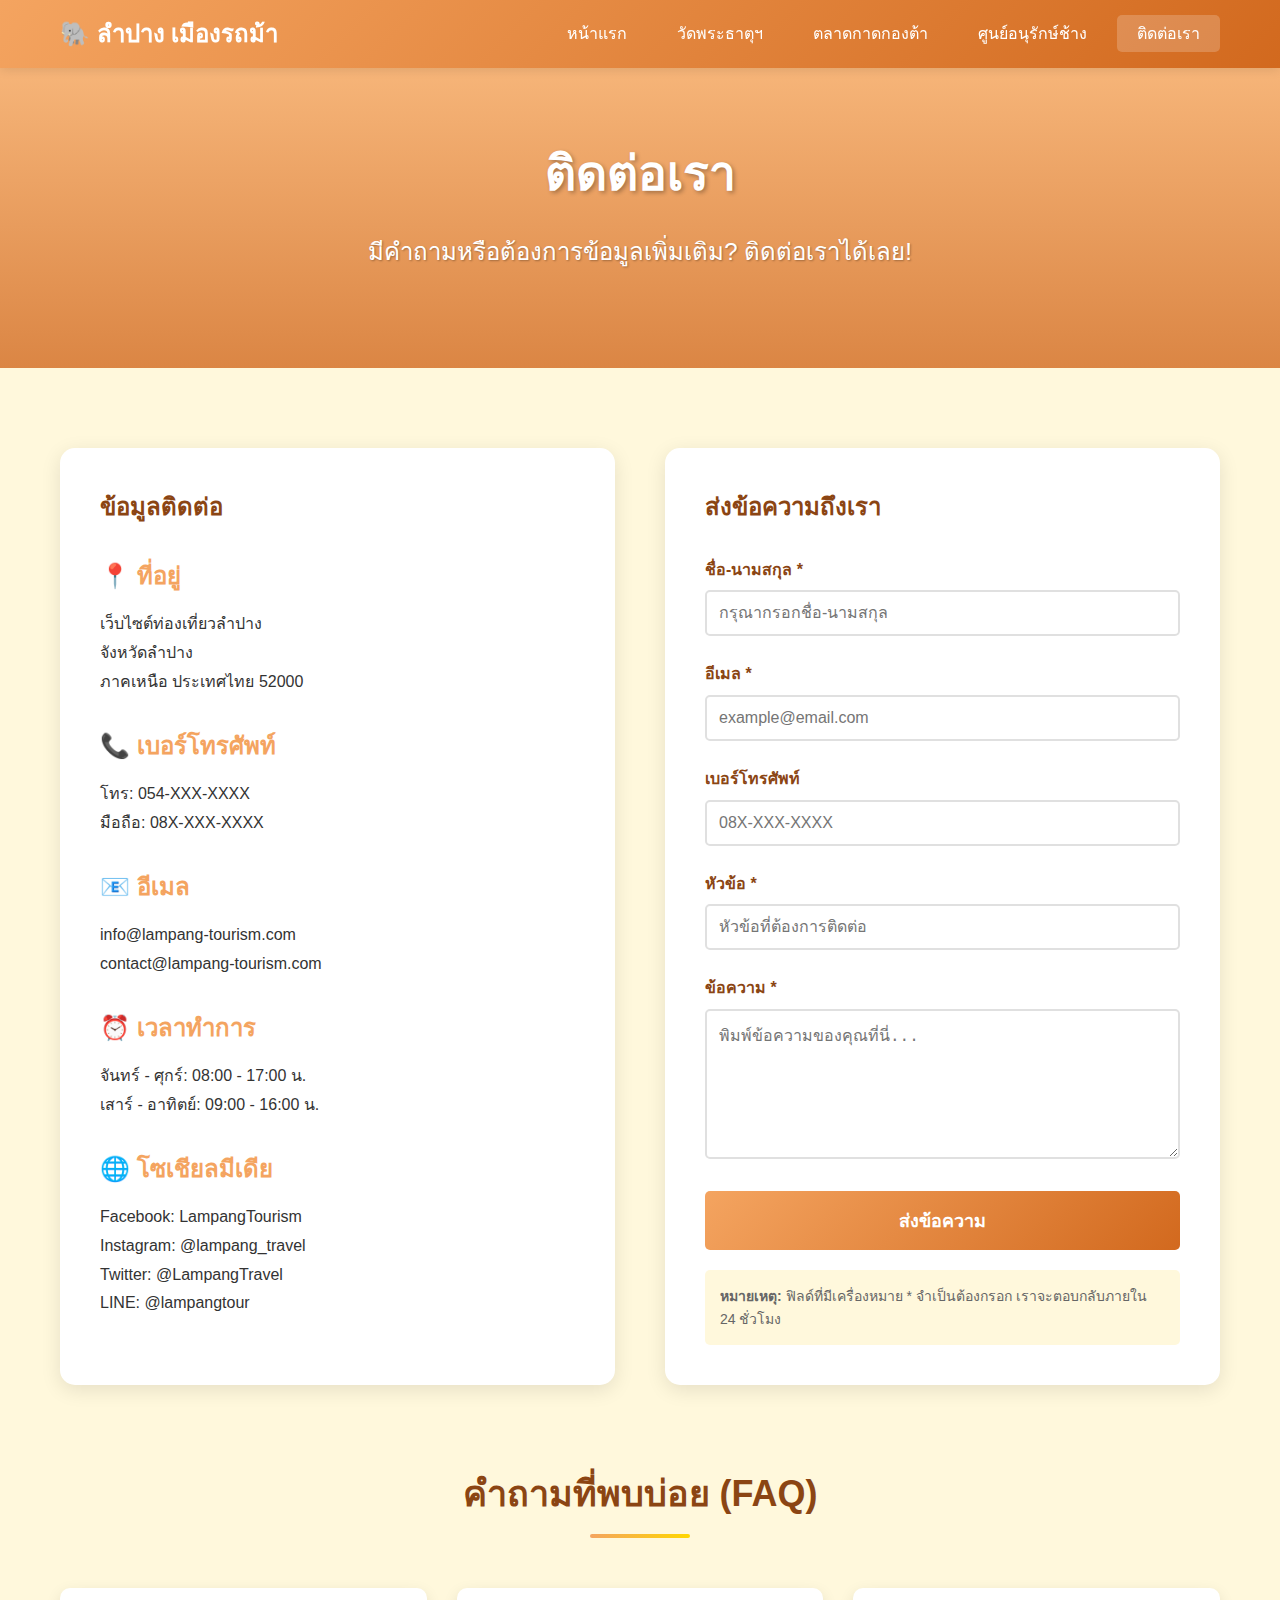
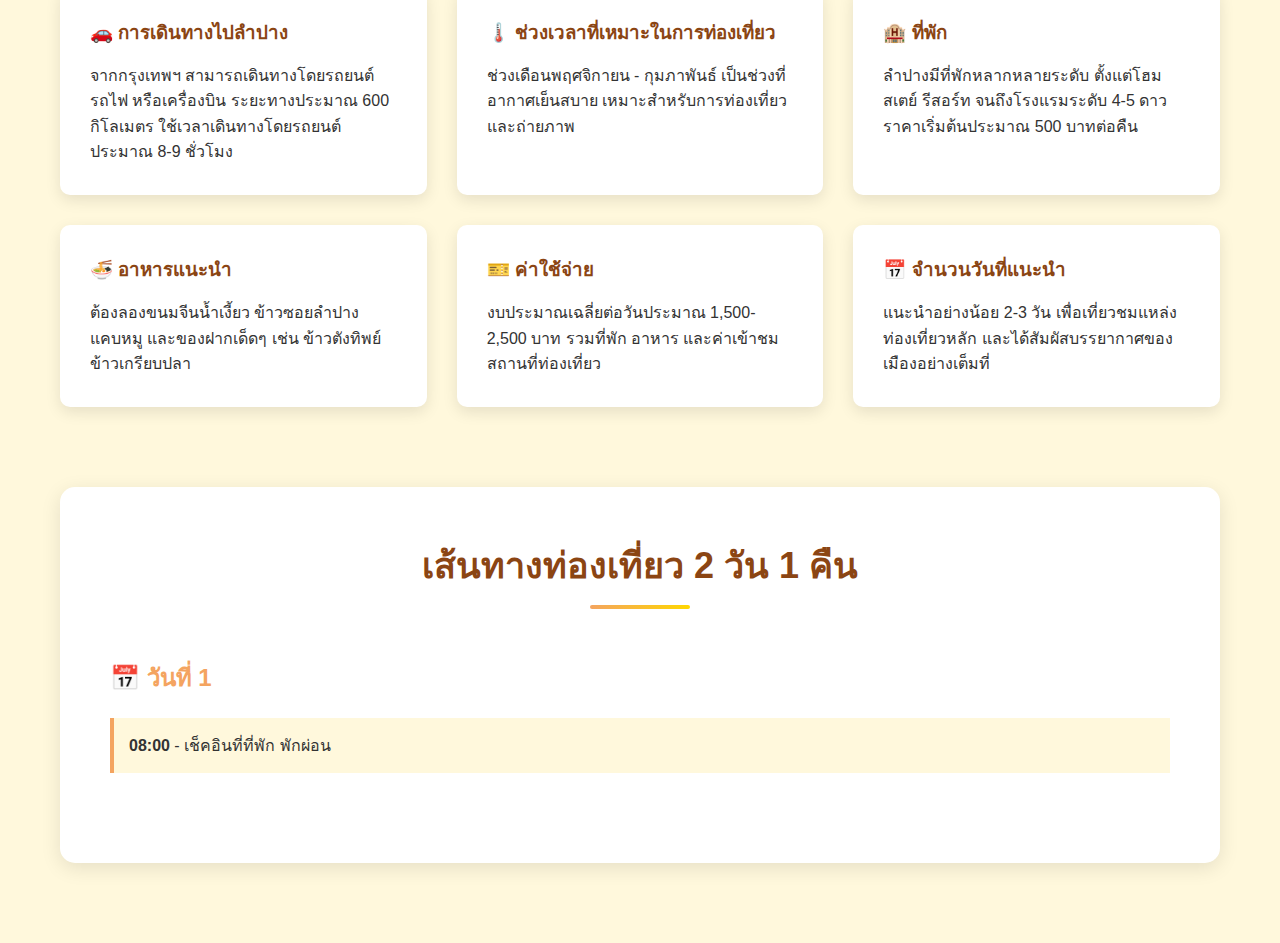
<file: contact.html>
<!DOCTYPE html>
<html lang="th">
<head>
    <meta charset="UTF-8">
    <meta name="viewport" content="width=device-width, initial-scale=1.0">
    <title>ติดต่อเรา - ท่องเที่ยวลำปาง</title>
    <link rel="stylesheet" href="styles.css">
</head>
<body>
    <header>
        <div class="container">
            <div class="logo">
                <h1>🐘 ลำปาง เมืองรถม้า</h1>
            </div>
            <nav>
                <ul>
                    <li><a href="index.html">หน้าแรก</a></li>
                    <li><a href="wat-phra-that.html">วัดพระธาตุฯ </a></li>
                    <li><a href="kad-kong-ta.html">ตลาดกาดกองต้า</a></li>
                    <li><a href="elephant-center.html">ศูนย์อนุรักษ์ช้าง</a></li>
                    <li><a href="contact.html" class="active">ติดต่อเรา</a></li>
                </ul>
            </nav>
        </div>
    </header>

    <section class="hero" style="height: 300px; background-image: linear-gradient(rgba(244, 164, 96, 0.8), rgba(210, 105, 30, 0.8)), url('https://images.unsplash.com/photo-1423666639041-f56000c27a9a?w=1600&h=400&fit=crop');">
        <div class="hero-content">
            <h2>ติดต่อเรา</h2>
            <p>มีคำถามหรือต้องการข้อมูลเพิ่มเติม? ติดต่อเราได้เลย!</p>
        </div>
    </section>

    <section class="contact-section">
        <div class="container">
            <div class="contact-container">
                <div class="contact-info">
                    <h2 style="color: #8B4513; margin-bottom: 30px;">ข้อมูลติดต่อ</h2>
                    
                    <div style="margin-bottom: 30px;">
                        <h3 style="color: #F4A460; margin-bottom: 15px;">📍 ที่อยู่</h3>
                        <p>เว็บไซต์ท่องเที่ยวลำปาง<br>
                        จังหวัดลำปาง<br>
                        ภาคเหนือ ประเทศไทย 52000</p>
                    </div>

                    <div style="margin-bottom: 30px;">
                        <h3 style="color: #F4A460; margin-bottom: 15px;">📞 เบอร์โทรศัพท์</h3>
                        <p>โทร: 054-XXX-XXXX<br>
                        มือถือ: 08X-XXX-XXXX</p>
                    </div>

                    <div style="margin-bottom: 30px;">
                        <h3 style="color: #F4A460; margin-bottom: 15px;">📧 อีเมล</h3>
                        <p>info@lampang-tourism.com<br>
                        contact@lampang-tourism.com</p>
                    </div>

                    <div style="margin-bottom: 30px;">
                        <h3 style="color: #F4A460; margin-bottom: 15px;">⏰ เวลาทำการ</h3>
                        <p>จันทร์ - ศุกร์: 08:00 - 17:00 น.<br>
                        เสาร์ - อาทิตย์: 09:00 - 16:00 น.</p>
                    </div>

                    <div>
                        <h3 style="color: #F4A460; margin-bottom: 15px;">🌐 โซเชียลมีเดีย</h3>
                        <p>Facebook: LampangTourism<br>
                        Instagram: @lampang_travel<br>
                        Twitter: @LampangTravel<br>
                        LINE: @lampangtour</p>
                    </div>
                </div>

                <div class="contact-form">
                    <h2 style="color: #8B4513; margin-bottom: 30px;">ส่งข้อความถึงเรา</h2>
                    <form>
                        <div class="form-group">
                            <label for="name">ชื่อ-นามสกุล *</label>
                            <input type="text" id="name" name="name" required placeholder="กรุณากรอกชื่อ-นามสกุล">
                        </div>

                        <div class="form-group">
                            <label for="email">อีเมล *</label>
                            <input type="email" id="email" name="email" required placeholder="example@email.com">
                        </div>

                        <div class="form-group">
                            <label for="phone">เบอร์โทรศัพท์</label>
                            <input type="tel" id="phone" name="phone" placeholder="08X-XXX-XXXX">
                        </div>

                        <div class="form-group">
                            <label for="subject">หัวข้อ *</label>
                            <input type="text" id="subject" name="subject" required placeholder="หัวข้อที่ต้องการติดต่อ">
                        </div>

                        <div class="form-group">
                            <label for="message">ข้อความ *</label>
                            <textarea id="message" name="message" required placeholder="พิมพ์ข้อความของคุณที่นี่..."></textarea>
                        </div>

                        <button type="submit" class="submit-btn">ส่งข้อความ</button>
                    </form>

                    <div style="margin-top: 20px; padding: 15px; background-color: #FFF8DC; border-radius: 5px;">
                        <p style="font-size: 14px; color: #666; margin: 0;">
                            <strong>หมายเหตุ:</strong> ฟิลด์ที่มีเครื่องหมาย * จำเป็นต้องกรอก เราจะตอบกลับภายใน 24 ชั่วโมง
                        </p>
                    </div>
                </div>
            </div>

            <div style="margin-top: 80px;">
                <h2 class="section-title">คำถามที่พบบ่อย (FAQ)</h2>
                
                <div style="display: grid; grid-template-columns: repeat(auto-fit, minmax(300px, 1fr)); gap: 30px;">
                    <div style="background-color: white; padding: 30px; border-radius: 10px; box-shadow: 0 5px 15px rgba(0,0,0,0.1);">
                        <h3 style="color: #8B4513; margin-bottom: 15px;">🚗 การเดินทางไปลำปาง</h3>
                        <p>จากกรุงเทพฯ สามารถเดินทางโดยรถยนต์ รถไฟ หรือเครื่องบิน ระยะทางประมาณ 600 กิโลเมตร ใช้เวลาเดินทางโดยรถยนต์ประมาณ 8-9 ชั่วโมง</p>
                    </div>

                    <div style="background-color: white; padding: 30px; border-radius: 10px; box-shadow: 0 5px 15px rgba(0,0,0,0.1);">
                        <h3 style="color: #8B4513; margin-bottom: 15px;">🌡️ ช่วงเวลาที่เหมาะในการท่องเที่ยว</h3>
                        <p>ช่วงเดือนพฤศจิกายน - กุมภาพันธ์ เป็นช่วงที่อากาศเย็นสบาย เหมาะสำหรับการท่องเที่ยวและถ่ายภาพ</p>
                    </div>

                    <div style="background-color: white; padding: 30px; border-radius: 10px; box-shadow: 0 5px 15px rgba(0,0,0,0.1);">
                        <h3 style="color: #8B4513; margin-bottom: 15px;">🏨 ที่พัก</h3>
                        <p>ลำปางมีที่พักหลากหลายระดับ ตั้งแต่โฮมสเตย์ รีสอร์ท จนถึงโรงแรมระดับ 4-5 ดาว ราคาเริ่มต้นประมาณ 500 บาทต่อคืน</p>
                    </div>

                    <div style="background-color: white; padding: 30px; border-radius: 10px; box-shadow: 0 5px 15px rgba(0,0,0,0.1);">
                        <h3 style="color: #8B4513; margin-bottom: 15px;">🍜 อาหารแนะนำ</h3>
                        <p>ต้องลองขนมจีนน้ำเงี้ยว ข้าวซอยลำปาง แคบหมู และของฝากเด็ดๆ เช่น ข้าวตังทิพย์ ข้าวเกรียบปลา</p>
                    </div>

                    <div style="background-color: white; padding: 30px; border-radius: 10px; box-shadow: 0 5px 15px rgba(0,0,0,0.1);">
                        <h3 style="color: #8B4513; margin-bottom: 15px;">🎫 ค่าใช้จ่าย</h3>
                        <p>งบประมาณเฉลี่ยต่อวันประมาณ 1,500-2,500 บาท รวมที่พัก อาหาร และค่าเข้าชมสถานที่ท่องเที่ยว</p>
                    </div>

                    <div style="background-color: white; padding: 30px; border-radius: 10px; box-shadow: 0 5px 15px rgba(0,0,0,0.1);">
                        <h3 style="color: #8B4513; margin-bottom: 15px;">📅 จำนวนวันที่แนะนำ</h3>
                        <p>แนะนำอย่างน้อย 2-3 วัน เพื่อเที่ยวชมแหล่งท่องเที่ยวหลัก และได้สัมผัสบรรยากาศของเมืองอย่างเต็มที่</p>
                    </div>
                </div>
            </div>

            <div style="margin-top: 80px; background-color: white; padding: 50px; border-radius: 15px; box-shadow: 0 5px 20px rgba(0,0,0,0.1);">
                <h2 class="section-title">เส้นทางท่องเที่ยว 2 วัน 1 คืน</h2>
                
                <div style="margin-bottom: 40px;">
                    <h3 style="color: #F4A460; margin-bottom: 20px; font-size: 24px;">📅 วันที่ 1</h3>
                    <ul style="list-style: none; padding-left: 0;">
                        <li style="padding: 15px; border-left: 4px solid #F4A460; margin-bottom: 15px; background-color: #FFF8DC;">
                            <strong>08:00</strong> - เช็คอินที่ที่พัก พักผ่อน
                        </li>
                        <li
</file>
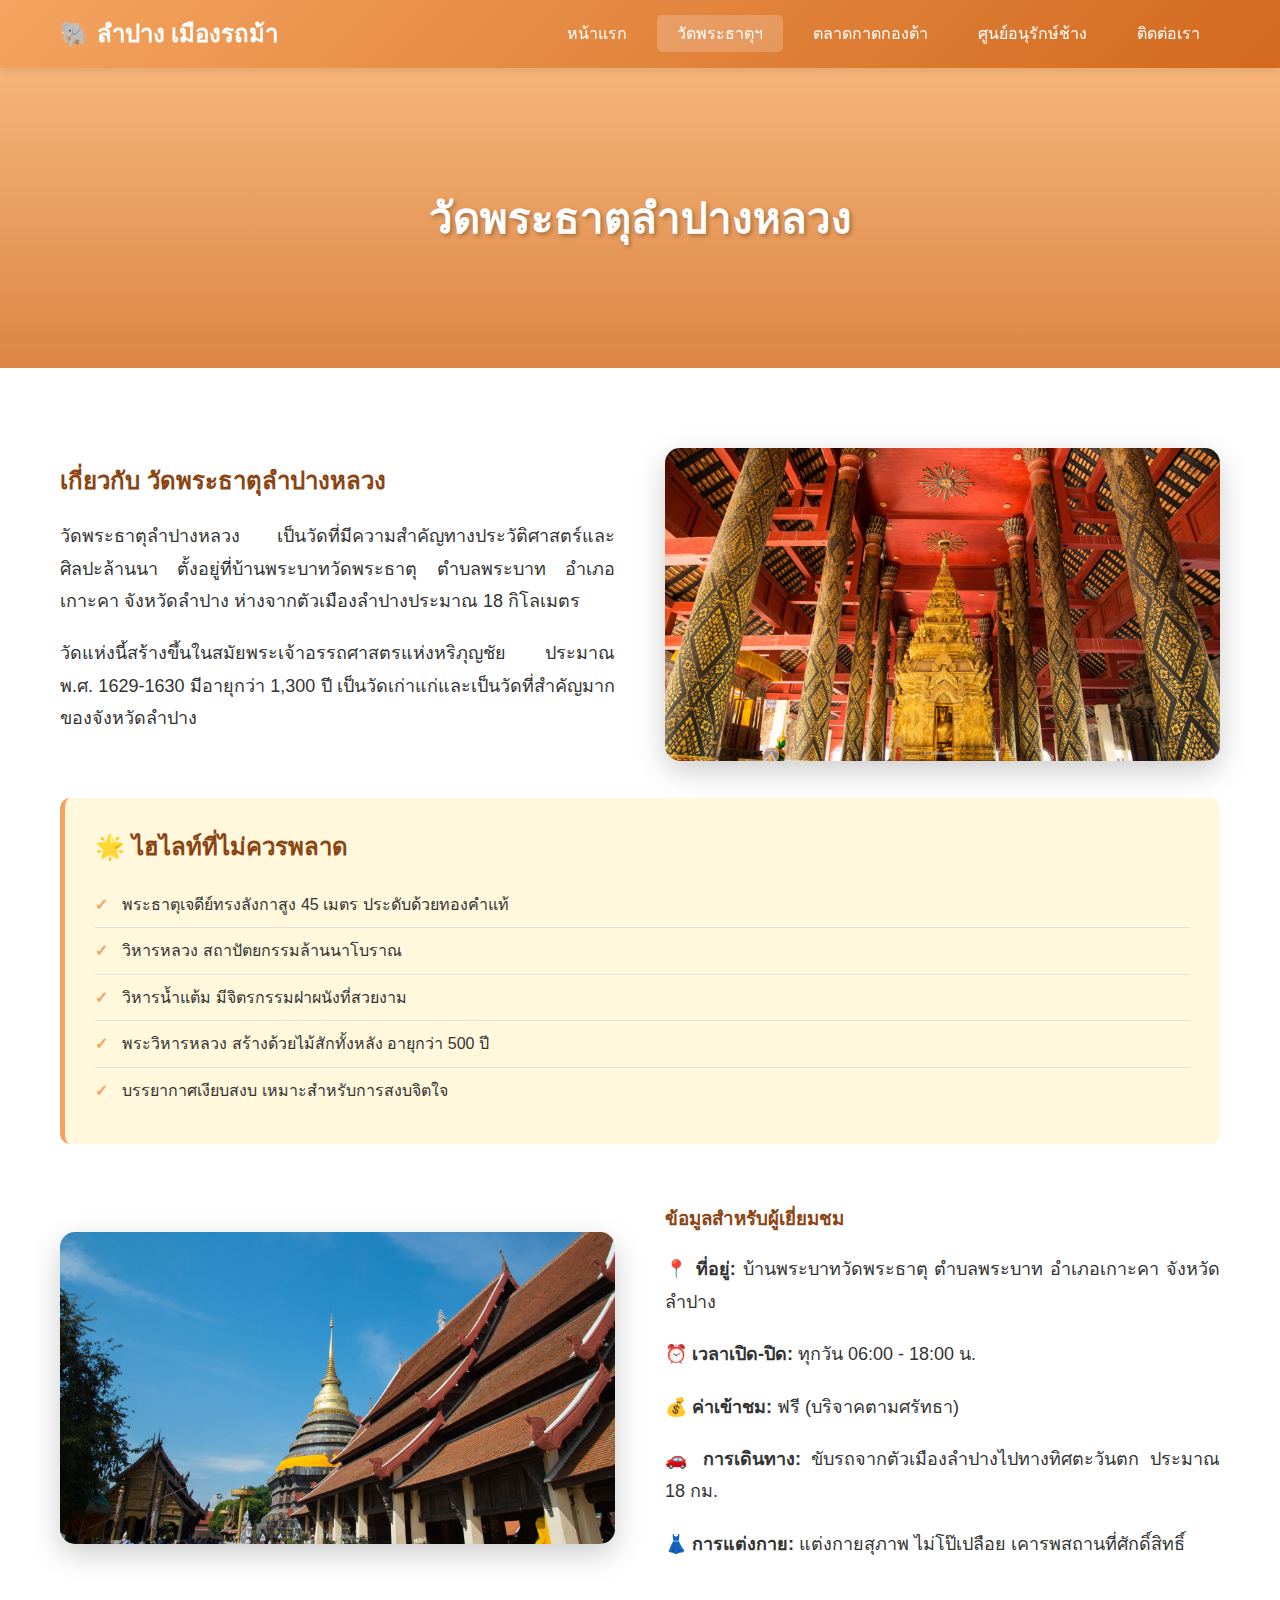
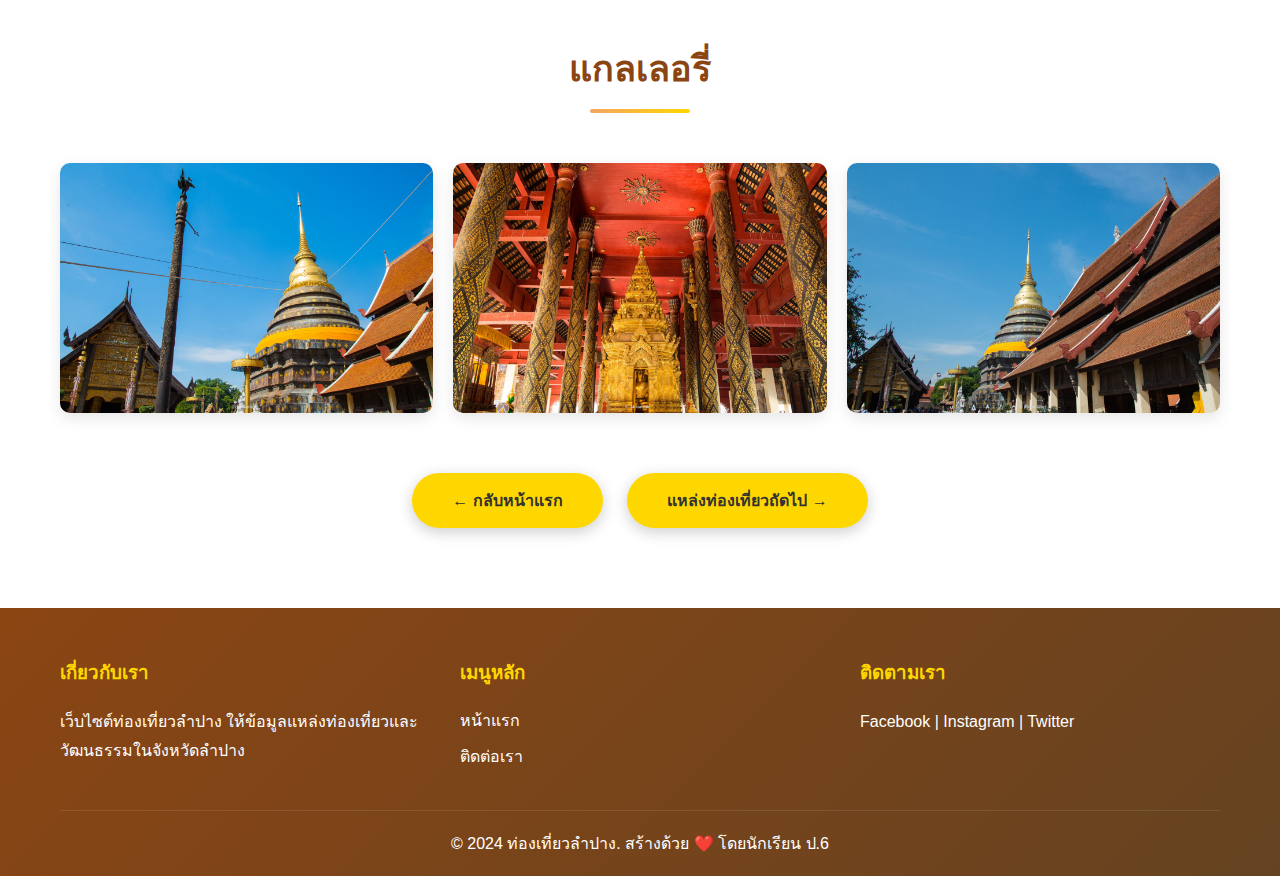
<file: wat-phra-that.html>
<!DOCTYPE html>
<html lang="th">
<head>
    <meta charset="UTF-8">
    <meta name="viewport" content="width=device-width, initial-scale=1.0">
    <title>วัดพระธาตุลำปางหลวง - ท่องเที่ยวลำปาง</title>
    <link rel="stylesheet" href="styles.css">
</head>
<body>
    <header>
        <div class="container">
            <div class="logo">
                <h1>🐘 ลำปาง เมืองรถม้า</h1>
            </div>
            <nav>
                <ul>
                    <li><a href="index.html">หน้าแรก</a></li>
                    <li><a href="wat-phra-that.html" class="active">วัดพระธาตุฯ </a></li>
                    <li><a href="kad-kong-ta.html">ตลาดกาดกองต้า</a></li>
                    <li><a href="elephant-center.html">ศูนย์อนุรักษ์ช้าง</a></li>
                    <li><a href="contact.html">ติดต่อเรา</a></li>
                </ul>
            </nav>
        </div>
    </header>

    <section class="detail-hero" style="background-image: linear-gradient(rgba(244, 164, 96, 0.8), rgba(210, 105, 30, 0.8)), url('https://images.unsplash.com/photo-1551882547-ff40c63fe5fa?w=1600&h=400&fit=crop');">
        <h2>วัดพระธาตุลำปางหลวง</h2>
    </section>

    <section class="detail-content">
        <div class="container">
            <div class="content-wrapper">
                <div class="content-text">
                    <h2 style="color: #8B4513; margin-bottom: 20px;">เกี่ยวกับ วัดพระธาตุลำปางหลวง</h2>
                    <p>วัดพระธาตุลำปางหลวง เป็นวัดที่มีความสำคัญทางประวัติศาสตร์และศิลปะล้านนา ตั้งอยู่ที่บ้านพระบาทวัดพระธาตุ ตำบลพระบาท อำเภอเกาะคา จังหวัดลำปาง ห่างจากตัวเมืองลำปางประมาณ 18 กิโลเมตร</p>
                    <p>วัดแห่งนี้สร้างขึ้นในสมัยพระเจ้าอรรถศาสตรแห่งหริภุญชัย ประมาณ พ.ศ. 1629-1630 มีอายุกว่า 1,300 ปี เป็นวัดเก่าแก่และเป็นวัดที่สำคัญมากของจังหวัดลำปาง</p>
                </div>
                <div class="content-image">
                    <img src="Watphrathatlampangluang2.jpg" alt="วัดพระธาตุลำปางหลวง">
                </div>
            </div>

            <div class="info-box">
                <h3>🌟 ไฮไลท์ที่ไม่ควรพลาด</h3>
                <ul>
                    <li>พระธาตุเจดีย์ทรงลังกาสูง 45 เมตร ประดับด้วยทองคำแท้</li>
                    <li>วิหารหลวง สถาปัตยกรรมล้านนาโบราณ</li>
                    <li>วิหารน้ำแต้ม มีจิตรกรรมฝาผนังที่สวยงาม</li>
                    <li>พระวิหารหลวง สร้างด้วยไม้สักทั้งหลัง อายุกว่า 500 ปี</li>
                    <li>บรรยากาศเงียบสงบ เหมาะสำหรับการสงบจิตใจ</li>
                </ul>
            </div>

            <div class="content-wrapper" style="margin-top: 60px;">
                <div class="content-image">
                    <img src="Watphrathatlampangluang3.jpg" alt="พระธาตุเจดีย์">
                </div>
                <div class="content-text">
                    <h3 style="color: #8B4513; margin-bottom: 20px;">ข้อมูลสำหรับผู้เยี่ยมชม</h3>
                    <p><strong>📍 ที่อยู่:</strong> บ้านพระบาทวัดพระธาตุ ตำบลพระบาท อำเภอเกาะคา จังหวัดลำปาง</p>
                    <p><strong>⏰ เวลาเปิด-ปิด:</strong> ทุกวัน 06:00 - 18:00 น.</p>
                    <p><strong>💰 ค่าเข้าชม:</strong> ฟรี (บริจาคตามศรัทธา)</p>
                    <p><strong>🚗 การเดินทาง:</strong> ขับรถจากตัวเมืองลำปางไปทางทิศตะวันตก ประมาณ 18 กม.</p>
                    <p><strong>👗 การแต่งกาย:</strong> แต่งกายสุภาพ ไม่โป๊เปลือย เคารพสถานที่ศักดิ์สิทธิ์</p>
                </div>
            </div>

            <div style="margin-top: 60px;">
                <h2 class="section-title">แกลเลอรี่</h2>
                <div class="gallery">
                    <img src="Watphrathatlampangluang.jpg" alt="วัดพระธาตุ 1">
                    <img src="Watphrathatlampangluang2.jpg" alt="วัดพระธาตุ 2">
                    <img src="Watphrathatlampangluang3.jpg" alt="วัดพระธาตุ 3">
                </div>
            </div>

            <div style="margin-top: 60px; text-align: center;">
                <a href="index.html" class="btn" style="margin-right: 20px;">← กลับหน้าแรก</a>
                <a href="kad-kong-ta.html" class="btn">แหล่งท่องเที่ยวถัดไป →</a>
            </div>
        </div>
    </section>

    <footer>
        <div class="container">
            <div class="footer-content">
                <div class="footer-section">
                    <h3>เกี่ยวกับเรา</h3>
                    <p>เว็บไซต์ท่องเที่ยวลำปาง ให้ข้อมูลแหล่งท่องเที่ยวและวัฒนธรรมในจังหวัดลำปาง</p>
                </div>
                <div class="footer-section">
                    <h3>เมนูหลัก</h3>
                    <ul>
                        <li><a href="index.html">หน้าแรก</a></li>
                        <li><a href="contact.html">ติดต่อเรา</a></li>
                    </ul>
                </div>
                <div class="footer-section">
                    <h3>ติดตามเรา</h3>
                    <p>Facebook | Instagram | Twitter</p>
                </div>
            </div>
            <div class="footer-bottom">
                <p>&copy; 2024 ท่องเที่ยวลำปาง. สร้างด้วย ❤️ โดยนักเรียน ป.6</p>
            </div>
        </div>
    </footer>
</body>
</html>
</file>
<file: styles.css>
/* ========== ตั้งค่าพื้นฐาน ========== */
* {
    margin: 0;
    padding: 0;
    box-sizing: border-box;
}

body {
    font-family: 'Segoe UI', Tahoma, Geneva, Verdana, sans-serif;
    line-height: 1.6;
    color: #333;
    background-color: #FFF8DC;
}

.container {
    max-width: 1200px;
    margin: 0 auto;
    padding: 0 20px;
}

/* ========== Header และ Navigation ========== */
header {
    background: linear-gradient(135deg, #F4A460 0%, #D2691E 100%);
    box-shadow: 0 2px 10px rgba(0,0,0,0.1);
    position: sticky;
    top: 0;
    z-index: 1000;
}

header .container {
    display: flex;
    justify-content: space-between;
    align-items: center;
    padding: 15px 20px;
}

.logo h1 {
    color: white;
    font-size: 24px;
    font-weight: bold;
}

nav ul {
    display: flex;
    list-style: none;
    gap: 10px;
}

nav ul li a {
    color: white;
    text-decoration: none;
    padding: 10px 20px;
    border-radius: 5px;
    transition: all 0.3s ease;
    font-weight: 500;
}

nav ul li a:hover,
nav ul li a.active {
    background-color: rgba(255, 255, 255, 0.2);
    transform: translateY(-2px);
}

/* ========== Hero Section ========== */
.hero {
    background: linear-gradient(rgba(244, 164, 96, 0.8), rgba(210, 105, 30, 0.8)),
    url('images/lampang2.jpg') center/cover;
    height: 500px;
    display: flex;
    align-items: center;
    justify-content: center;
    text-align: center;
    color: white;
}

.hero-content h2 {
    font-size: 48px;
    margin-bottom: 20px;
    text-shadow: 2px 2px 4px rgba(0,0,0,0.3);
}

.hero-content p {
    font-size: 24px;
    margin-bottom: 30px;
    text-shadow: 1px 1px 2px rgba(0,0,0,0.3);
}

.btn {
    display: inline-block;
    padding: 15px 40px;
    background-color: #FFD700;
    color: #333;
    text-decoration: none;
    border-radius: 50px;
    font-weight: bold;
    transition: all 0.3s ease;
    box-shadow: 0 4px 15px rgba(0,0,0,0.2);
}

.btn:hover {
    background-color: #FFA500;
    transform: translateY(-3px);
    box-shadow: 0 6px 20px rgba(0,0,0,0.3);
}

/* ========== Section Title ========== */
.section-title {
    text-align: center;
    font-size: 36px;
    color: #8B4513;
    margin-bottom: 50px;
    position: relative;
    padding-bottom: 15px;
}

.section-title::after {
    content: '';
    position: absolute;
    bottom: 0;
    left: 50%;
    transform: translateX(-50%);
    width: 100px;
    height: 4px;
    background: linear-gradient(90deg, #F4A460, #FFD700);
    border-radius: 2px;
}

/* ========== About Section ========== */
.about {
    padding: 80px 0;
    background-color: white;
}

.content-wrapper {
    display: flex;
    align-items: center;
    gap: 50px;
}

.content-text {
    flex: 1;
}

.content-text p {
    font-size: 18px;
    margin-bottom: 20px;
    text-align: justify;
    line-height: 1.8;
}

.content-image {
    flex: 1;
}

.content-image img {
    width: 100%;
    border-radius: 15px;
    box-shadow: 0 10px 30px rgba(0,0,0,0.2);
    transition: transform 0.3s ease;
}

.content-image img:hover {
    transform: scale(1.05);
}

/* ========== Attractions Section ========== */
.attractions {
    padding: 80px 0;
}

.attraction-item {
    display: flex;
    align-items: center;
    gap: 50px;
    margin-bottom: 60px;
    background-color: white;
    padding: 40px;
    border-radius: 15px;
    box-shadow: 0 5px 20px rgba(0,0,0,0.1);
    transition: transform 0.3s ease;
}

.attraction-item:hover {
    transform: translateY(-5px);
    box-shadow: 0 10px 30px rgba(0,0,0,0.15);
}

.attraction-item.reverse {
    flex-direction: row-reverse;
}

.attraction-image {
    flex: 1;
}

.attraction-image img {
    width: 100%;
    border-radius: 10px;
    box-shadow: 0 5px 15px rgba(0,0,0,0.1);
}

.attraction-content {
    flex: 1;
}

.attraction-content h3 {
    font-size: 28px;
    color: #8B4513;
    margin-bottom: 20px;
}

.attraction-content p {
    font-size: 16px;
    line-height: 1.8;
    margin-bottom: 20px;
    text-align: justify;
}

.btn-link {
    display: inline-block;
    color: #F4A460;
    text-decoration: none;
    font-weight: bold;
    font-size: 18px;
    transition: all 0.3s ease;
}

.btn-link:hover {
    color: #D2691E;
    transform: translateX(5px);
}

/* ========== Detail Page Styles ========== */
.detail-hero {
    background: linear-gradient(rgba(244, 164, 96, 0.8), rgba(210, 105, 30, 0.8)),
    url('https://images.unsplash.com/photo-1551882547-ff40c63fe5fa?w=1600&h=400&fit=crop') center/cover;
    height: 300px;
    display: flex;
    align-items: center;
    justify-content: center;
    text-align: center;
    color: white;
}

.detail-hero h2 {
    font-size: 42px;
    text-shadow: 2px 2px 4px rgba(0,0,0,0.3);
}

.detail-content {
    padding: 80px 0;
    background-color: white;
}

.info-box {
    background-color: #FFF8DC;
    padding: 30px;
    border-radius: 10px;
    border-left: 5px solid #F4A460;
    margin: 30px 0;
}

.info-box h3 {
    color: #8B4513;
    margin-bottom: 15px;
    font-size: 24px;
}

.info-box ul {
    list-style: none;
    padding-left: 0;
}

.info-box ul li {
    padding: 10px 0;
    border-bottom: 1px solid #e0e0e0;
    font-size: 16px;
}

.info-box ul li:last-child {
    border-bottom: none;
}

.info-box ul li::before {
    content: "✓ ";
    color: #F4A460;
    font-weight: bold;
    margin-right: 10px;
}

.gallery {
    display: grid;
    grid-template-columns: repeat(auto-fit, minmax(300px, 1fr));
    gap: 20px;
    margin-top: 40px;
}

.gallery img {
    width: 100%;
    height: 250px;
    object-fit: cover;
    border-radius: 10px;
    box-shadow: 0 5px 15px rgba(0,0,0,0.1);
    transition: transform 0.3s ease;
}

.gallery img:hover {
    transform: scale(1.05);
}

/* ========== Contact Form ========== */
.contact-section {
    padding: 80px 0;
}

.contact-container {
    display: flex;
    gap: 50px;
}

.contact-info {
    flex: 1;
    background-color: white;
    padding: 40px;
    border-radius: 15px;
    box-shadow: 0 5px 20px rgba(0,0,0,0.1);
}

.contact-info h3 {
    color: #8B4513;
    margin-bottom: 20px;
    font-size: 24px;
}

.contact-info p {
    margin-bottom: 15px;
    font-size: 16px;
    line-height: 1.8;
}

.contact-form {
    flex: 1;
    background-color: white;
    padding: 40px;
    border-radius: 15px;
    box-shadow: 0 5px 20px rgba(0,0,0,0.1);
}

.form-group {
    margin-bottom: 25px;
}

.form-group label {
    display: block;
    margin-bottom: 8px;
    color: #8B4513;
    font-weight: bold;
}

.form-group input,
.form-group textarea {
    width: 100%;
    padding: 12px;
    border: 2px solid #e0e0e0;
    border-radius: 5px;
    font-size: 16px;
    transition: border-color 0.3s ease;
}

.form-group input:focus,
.form-group textarea:focus {
    outline: none;
    border-color: #F4A460;
}

.form-group textarea {
    resize: vertical;
    min-height: 150px;
}

.submit-btn {
    width: 100%;
    padding: 15px;
    background: linear-gradient(135deg, #F4A460 0%, #D2691E 100%);
    color: white;
    border: none;
    border-radius: 5px;
    font-size: 18px;
    font-weight: bold;
    cursor: pointer;
    transition: all 0.3s ease;
}

.submit-btn:hover {
    transform: translateY(-2px);
    box-shadow: 0 5px 15px rgba(0,0,0,0.2);
}

/* ========== Footer ========== */
footer {
    background: linear-gradient(135deg, #8B4513 0%, #654321 100%);
    color: white;
    padding: 50px 0 20px;
}

.footer-content {
    display: grid;
    grid-template-columns: repeat(auto-fit, minmax(250px, 1fr));
    gap: 40px;
    margin-bottom: 30px;
}

.footer-section h3 {
    margin-bottom: 20px;
    color: #FFD700;
}

.footer-section p {
    line-height: 1.8;
}

.footer-section ul {
    list-style: none;
}

.footer-section ul li {
    margin-bottom: 10px;
}

.footer-section ul li a {
    color: white;
    text-decoration: none;
    transition: color 0.3s ease;
}

.footer-section ul li a:hover {
    color: #FFD700;
}

.footer-bottom {
    text-align: center;
    padding-top: 20px;
    border-top: 1px solid rgba(255,255,255,0.1);
}

/* ========== Responsive Design ========== */
@media (max-width: 768px) {
    header .container {
        flex-direction: column;
        gap: 15px;
    }

    nav ul {
        flex-wrap: wrap;
        justify-content: center;
    }

    .hero-content h2 {
        font-size: 32px;
    }

    .hero-content p {
        font-size: 18px;
    }

    .content-wrapper,
    .attraction-item,
    .attraction-item.reverse,
    .contact-container {
        flex-direction: column;
    }

    .section-title {
        font-size: 28px;
    }

    .gallery {
        grid-template-columns: 1fr;
    }
}
</file>
